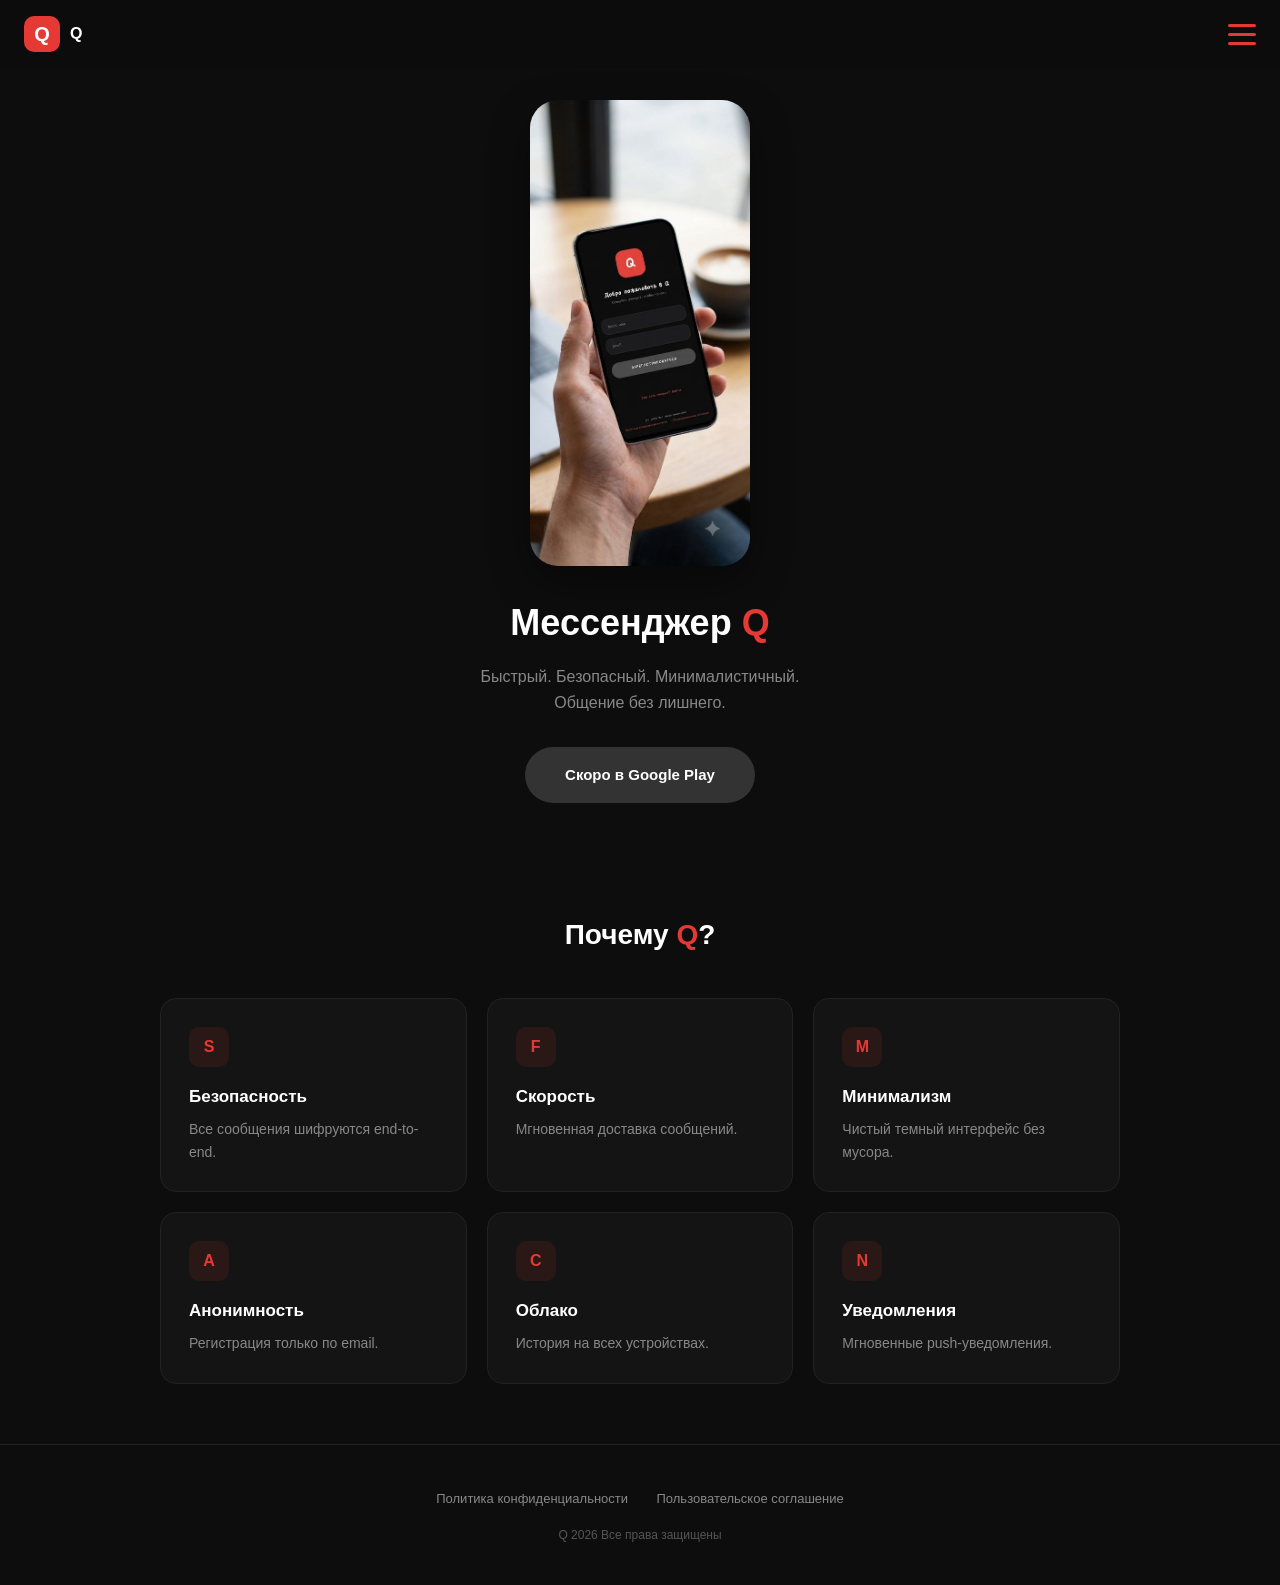
<file: index.html>
<!DOCTYPE html>
<html lang="ru">
<head>
    <meta charset="UTF-8">
    <meta name="viewport" content="width=device-width, initial-scale=1.0">
    <title>Q — Мессенджер нового поколения</title>
    <style>
        * { margin: 0; padding: 0; box-sizing: border-box; }
        
        body {
            font-family: -apple-system, BlinkMacSystemFont, 'Segoe UI', Roboto, sans-serif;
            background: #0D0D0D;
            color: #FFFFFF;
            line-height: 1.6;
        }

        .header {
            padding: 16px 24px;
            display: flex;
            justify-content: space-between;
            align-items: center;
            position: fixed;
            width: 100%;
            top: 0;
            background: rgba(13, 13, 13, 0.95);
            backdrop-filter: blur(10px);
            z-index: 100;
        }

        .logo {
            display: flex;
            align-items: center;
            gap: 10px;
        }

        .logo-icon {
            width: 36px;
            height: 36px;
            background: #E53935;
            border-radius: 10px;
            display: flex;
            align-items: center;
            justify-content: center;
            font-size: 20px;
            font-weight: bold;
        }

        .hamburger {
            width: 28px;
            height: 20px;
            position: relative;
            cursor: pointer;
            z-index: 200;
        }

        .hamburger span {
            display: block;
            position: absolute;
            height: 2.5px;
            width: 100%;
            background: #E53935;
            border-radius: 2px;
            transition: all 0.3s ease;
        }

        .hamburger span:nth-child(1) { top: 0; }
        .hamburger span:nth-child(2) { top: 9px; }
        .hamburger span:nth-child(3) { top: 18px; }

        .hamburger.active span:nth-child(1) { top: 9px; transform: rotate(45deg); }
        .hamburger.active span:nth-child(2) { opacity: 0; }
        .hamburger.active span:nth-child(3) { top: 9px; transform: rotate(-45deg); }

        .menu-overlay {
            position: fixed;
            top: 0; left: 0;
            width: 100%; height: 100%;
            background: rgba(0, 0, 0, 0.8);
            backdrop-filter: blur(10px);
            z-index: 150;
            opacity: 0;
            visibility: hidden;
            transition: all 0.3s ease;
        }

        .menu-overlay.active { opacity: 1; visibility: visible; }

        .menu {
            position: fixed;
            top: 0; left: -300px;
            width: 300px; height: 100%;
            background: #141414;
            border-right: 1px solid #222;
            z-index: 160;
            padding: 80px 32px 32px;
            transition: left 0.3s ease;
        }

        .menu.active { left: 0; }

        .menu a {
            display: block;
            color: #fff;
            text-decoration: none;
            font-size: 16px;
            padding: 14px 0;
            border-bottom: 1px solid #222;
            transition: color 0.3s;
        }

        .menu a:hover { color: #E53935; }

        .hero {
            min-height: auto;
            display: flex;
            flex-direction: column;
            justify-content: center;
            align-items: center;
            text-align: center;
            padding: 100px 20px 50px;
        }

        .hero-image {
            width: 220px;
            max-width: 65%;
            border-radius: 28px;
            margin-bottom: 28px;
            box-shadow: 0 16px 40px rgba(0, 0, 0, 0.4);
        }

        .hero h1 {
            font-size: 36px;
            font-weight: 800;
            margin-bottom: 12px;
        }

        .hero h1 span { color: #E53935; }

        .hero p {
            font-size: 16px;
            color: #888;
            max-width: 400px;
            margin-bottom: 32px;
            padding: 0 20px;
        }

        .btn-download {
            background: #E53935;
            color: white;
            border: none;
            padding: 16px 40px;
            border-radius: 28px;
            font-size: 15px;
            font-weight: 600;
            text-decoration: none;
            display: inline-block;
            transition: all 0.3s;
        }

        .btn-download.soon {
            background: #333;
            cursor: not-allowed;
        }

        .features {
            padding: 60px 20px;
            max-width: 1000px;
            margin: 0 auto;
        }

        .features h2 {
            text-align: center;
            font-size: 28px;
            margin-bottom: 40px;
        }

        .features h2 span { color: #E53935; }

        .features-grid {
            display: grid;
            grid-template-columns: repeat(auto-fit, minmax(260px, 1fr));
            gap: 20px;
        }

        .feature {
            background: #141414;
            border: 1px solid #222;
            border-radius: 16px;
            padding: 28px;
        }

        .feature-icon {
            width: 40px;
            height: 40px;
            background: rgba(229, 57, 53, 0.1);
            border-radius: 10px;
            display: flex;
            align-items: center;
            justify-content: center;
            font-size: 16px;
            color: #E53935;
            font-weight: bold;
            margin-bottom: 16px;
        }

        .feature h3 {
            font-size: 17px;
            margin-bottom: 8px;
        }

        .feature p {
            color: #888;
            font-size: 14px;
        }

        .footer {
            border-top: 1px solid #222;
            padding: 40px 20px;
            text-align: center;
        }

        .footer-links { margin-bottom: 16px; }

        .footer-links a {
            color: #888;
            text-decoration: none;
            margin: 0 12px;
            font-size: 13px;
        }

        .footer p { color: #555; font-size: 12px; }
    </style>
</head>
<body>
    <header class="header">
        <div class="logo">
            <div class="logo-icon">Q</div>
            <span style="font-weight:bold">Q</span>
        </div>
        <div class="hamburger" onclick="toggleMenu()">
            <span></span><span></span><span></span>
        </div>
    </header>

    <div class="menu-overlay" onclick="toggleMenu()"></div>
    <nav class="menu">
        <a href="#" onclick="toggleMenu()">Главная</a>
        <a href="privacy.html" onclick="toggleMenu()">Политика конфиденциальности</a>
        <a href="terms.html" onclick="toggleMenu()">Пользовательское соглашение</a>
    </nav>

    <section class="hero">
        <img src="IMG_20260705_150102_235.jpg" alt="Q Messenger" class="hero-image">
        <h1>Мессенджер <span>Q</span></h1>
        <p>Быстрый. Безопасный. Минималистичный. Общение без лишнего.</p>
        <a href="#" class="btn-download soon">Скоро в Google Play</a>
    </section>

    <section class="features">
        <h2>Почему <span>Q</span>?</h2>
        <div class="features-grid">
            <div class="feature">
                <div class="feature-icon">S</div>
                <h3>Безопасность</h3>
                <p>Все сообщения шифруются end-to-end.</p>
            </div>
            <div class="feature">
                <div class="feature-icon">F</div>
                <h3>Скорость</h3>
                <p>Мгновенная доставка сообщений.</p>
            </div>
            <div class="feature">
                <div class="feature-icon">M</div>
                <h3>Минимализм</h3>
                <p>Чистый темный интерфейс без мусора.</p>
            </div>
            <div class="feature">
                <div class="feature-icon">A</div>
                <h3>Анонимность</h3>
                <p>Регистрация только по email.</p>
            </div>
            <div class="feature">
                <div class="feature-icon">C</div>
                <h3>Облако</h3>
                <p>История на всех устройствах.</p>
            </div>
            <div class="feature">
                <div class="feature-icon">N</div>
                <h3>Уведомления</h3>
                <p>Мгновенные push-уведомления.</p>
            </div>
        </div>
    </section>

    <footer class="footer">
        <div class="footer-links">
            <a href="privacy.html">Политика конфиденциальности</a>
            <a href="terms.html">Пользовательское соглашение</a>
        </div>
        <p>Q 2026 Все права защищены</p>
    </footer>

    <script>
        function toggleMenu() {
            document.querySelector('.hamburger').classList.toggle('active');
            document.querySelector('.menu-overlay').classList.toggle('active');
            document.querySelector('.menu').classList.toggle('active');
        }
    </script>
</body>
</html>
</file>
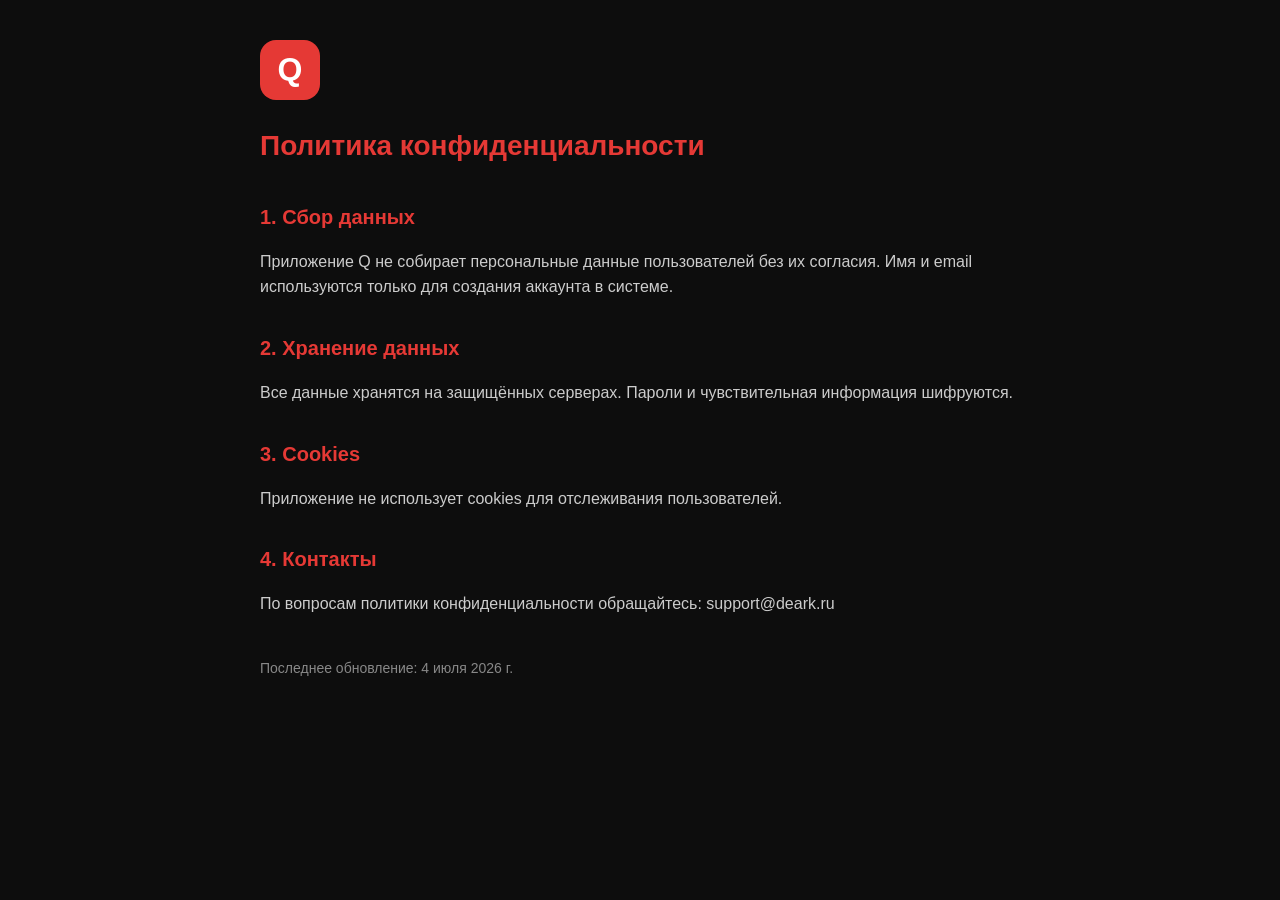
<file: privacy.html>
<!DOCTYPE html>
<html lang="ru">
<head>
    <meta charset="UTF-8">
    <meta name="viewport" content="width=device-width, initial-scale=1.0">
    <title>Политика конфиденциальности — Q</title>
    <style>
        * { margin: 0; padding: 0; box-sizing: border-box; }
        body {
            font-family: -apple-system, BlinkMacSystemFont, 'Segoe UI', Roboto, sans-serif;
            background: #0D0D0D;
            color: #FFFFFF;
            line-height: 1.6;
            padding: 40px 20px;
            max-width: 800px;
            margin: 0 auto;
        }
        h1 { color: #E53935; margin-bottom: 24px; font-size: 28px; }
        h2 { color: #E53935; margin: 32px 0 16px; font-size: 20px; }
        p { margin-bottom: 16px; color: #CCCCCC; }
        .logo {
            width: 60px;
            height: 60px;
            background: #E53935;
            border-radius: 16px;
            display: flex;
            align-items: center;
            justify-content: center;
            font-size: 32px;
            font-weight: bold;
            color: white;
            margin-bottom: 24px;
        }
        .date { color: #888; font-size: 14px; margin-top: 40px; }
    </style>
</head>
<body>
    <div class="logo">Q</div>
    <h1>Политика конфиденциальности</h1>
    
    <h2>1. Сбор данных</h2>
    <p>Приложение Q не собирает персональные данные пользователей без их согласия. Имя и email используются только для создания аккаунта в системе.</p>
    
    <h2>2. Хранение данных</h2>
    <p>Все данные хранятся на защищённых серверах. Пароли и чувствительная информация шифруются.</p>
    
    <h2>3. Cookies</h2>
    <p>Приложение не использует cookies для отслеживания пользователей.</p>
    
    <h2>4. Контакты</h2>
    <p>По вопросам политики конфиденциальности обращайтесь: support@deark.ru</p>
    
    <p class="date">Последнее обновление: 4 июля 2026 г.</p>
</body>
</html>
</file>
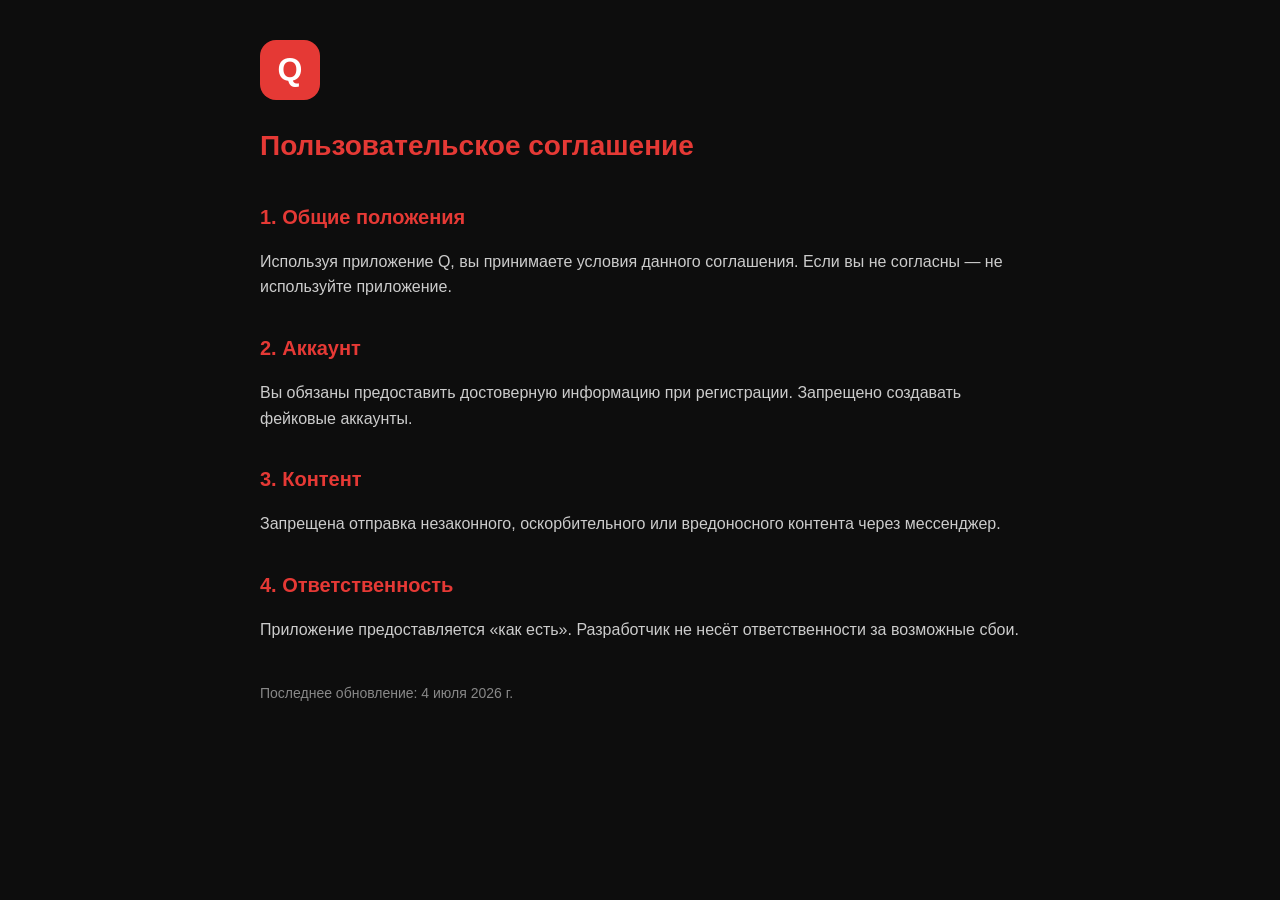
<file: terms.html>
<!DOCTYPE html>
<html lang="ru">
<head>
    <meta charset="UTF-8">
    <meta name="viewport" content="width=device-width, initial-scale=1.0">
    <title>Пользовательское соглашение — Q</title>
    <style>
        * { margin: 0; padding: 0; box-sizing: border-box; }
        body {
            font-family: -apple-system, BlinkMacSystemFont, 'Segoe UI', Roboto, sans-serif;
            background: #0D0D0D;
            color: #FFFFFF;
            line-height: 1.6;
            padding: 40px 20px;
            max-width: 800px;
            margin: 0 auto;
        }
        h1 { color: #E53935; margin-bottom: 24px; font-size: 28px; }
        h2 { color: #E53935; margin: 32px 0 16px; font-size: 20px; }
        p { margin-bottom: 16px; color: #CCCCCC; }
        .logo {
            width: 60px;
            height: 60px;
            background: #E53935;
            border-radius: 16px;
            display: flex;
            align-items: center;
            justify-content: center;
            font-size: 32px;
            font-weight: bold;
            color: white;
            margin-bottom: 24px;
        }
        .date { color: #888; font-size: 14px; margin-top: 40px; }
    </style>
</head>
<body>
    <div class="logo">Q</div>
    <h1>Пользовательское соглашение</h1>
    
    <h2>1. Общие положения</h2>
    <p>Используя приложение Q, вы принимаете условия данного соглашения. Если вы не согласны — не используйте приложение.</p>
    
    <h2>2. Аккаунт</h2>
    <p>Вы обязаны предоставить достоверную информацию при регистрации. Запрещено создавать фейковые аккаунты.</p>
    
    <h2>3. Контент</h2>
    <p>Запрещена отправка незаконного, оскорбительного или вредоносного контента через мессенджер.</p>
    
    <h2>4. Ответственность</h2>
    <p>Приложение предоставляется «как есть». Разработчик не несёт ответственности за возможные сбои.</p>
    
    <p class="date">Последнее обновление: 4 июля 2026 г.</p>
</body>
</html>
</file>
